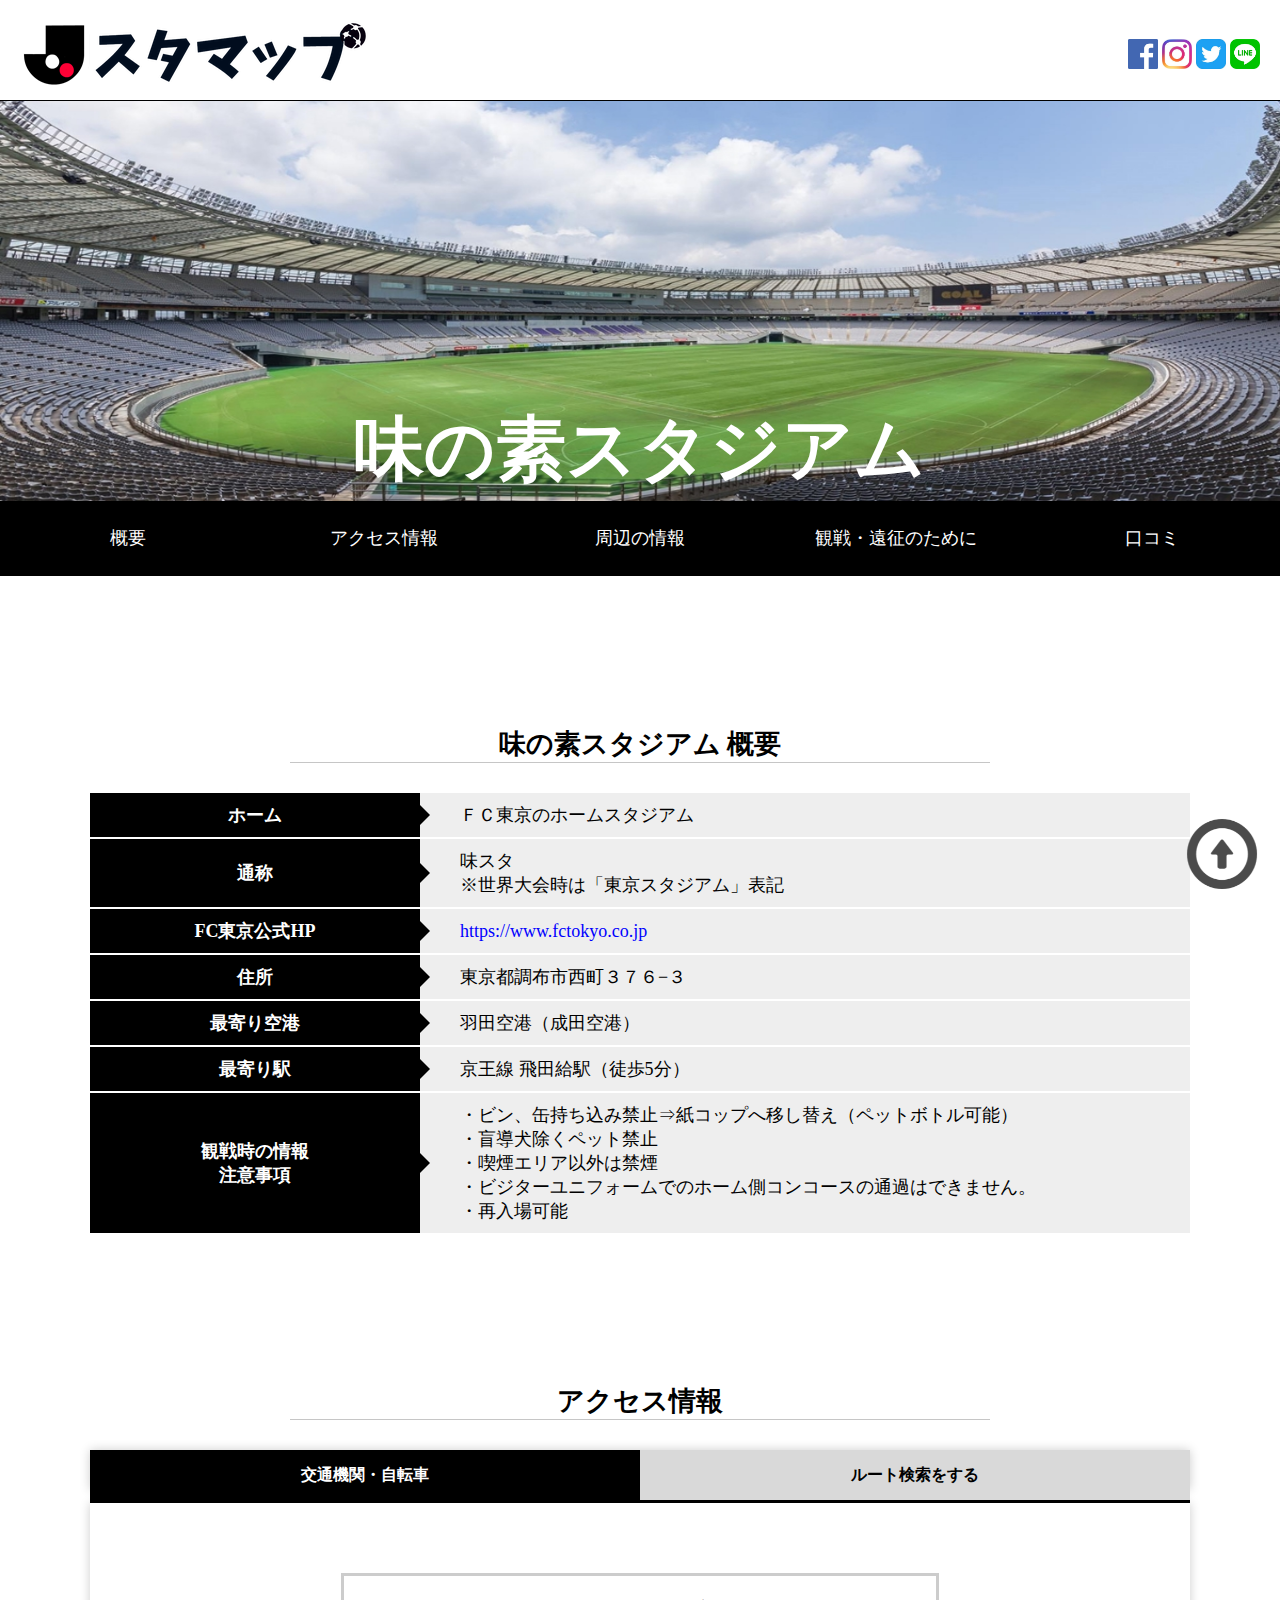
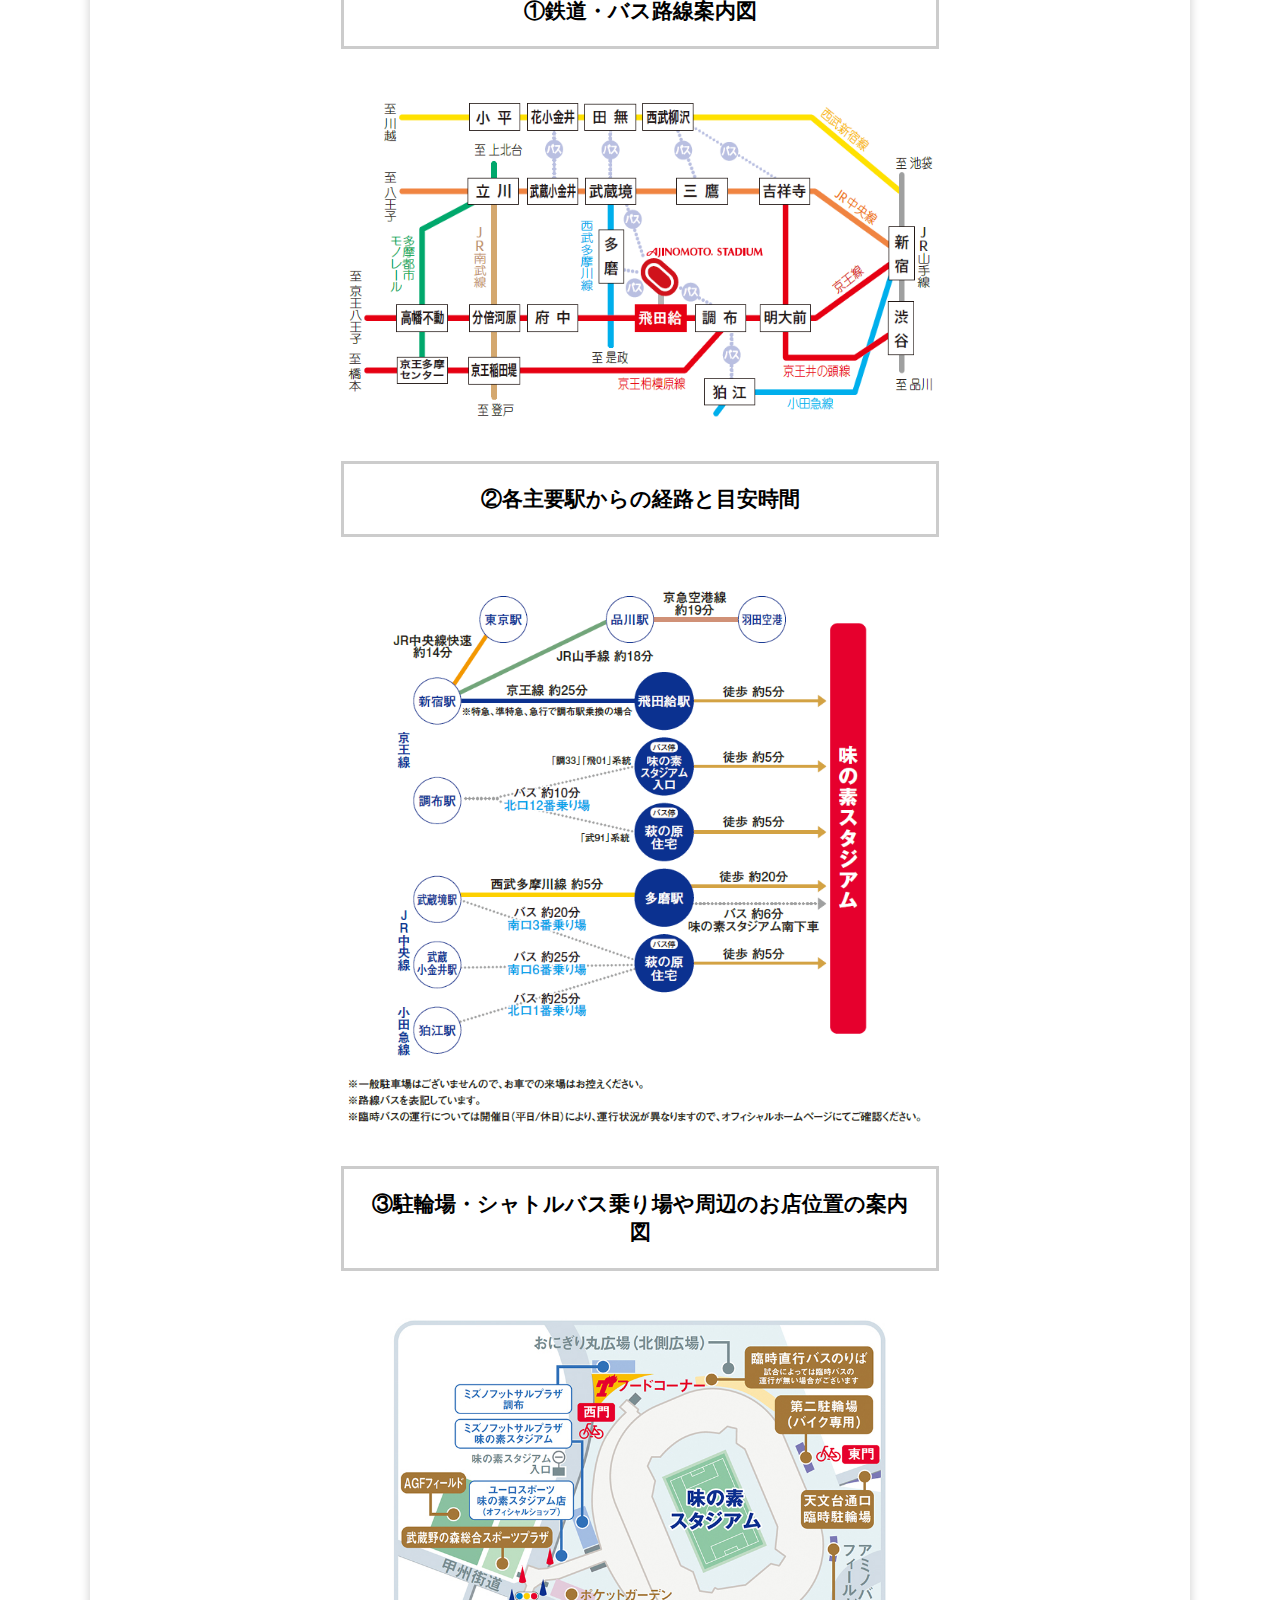
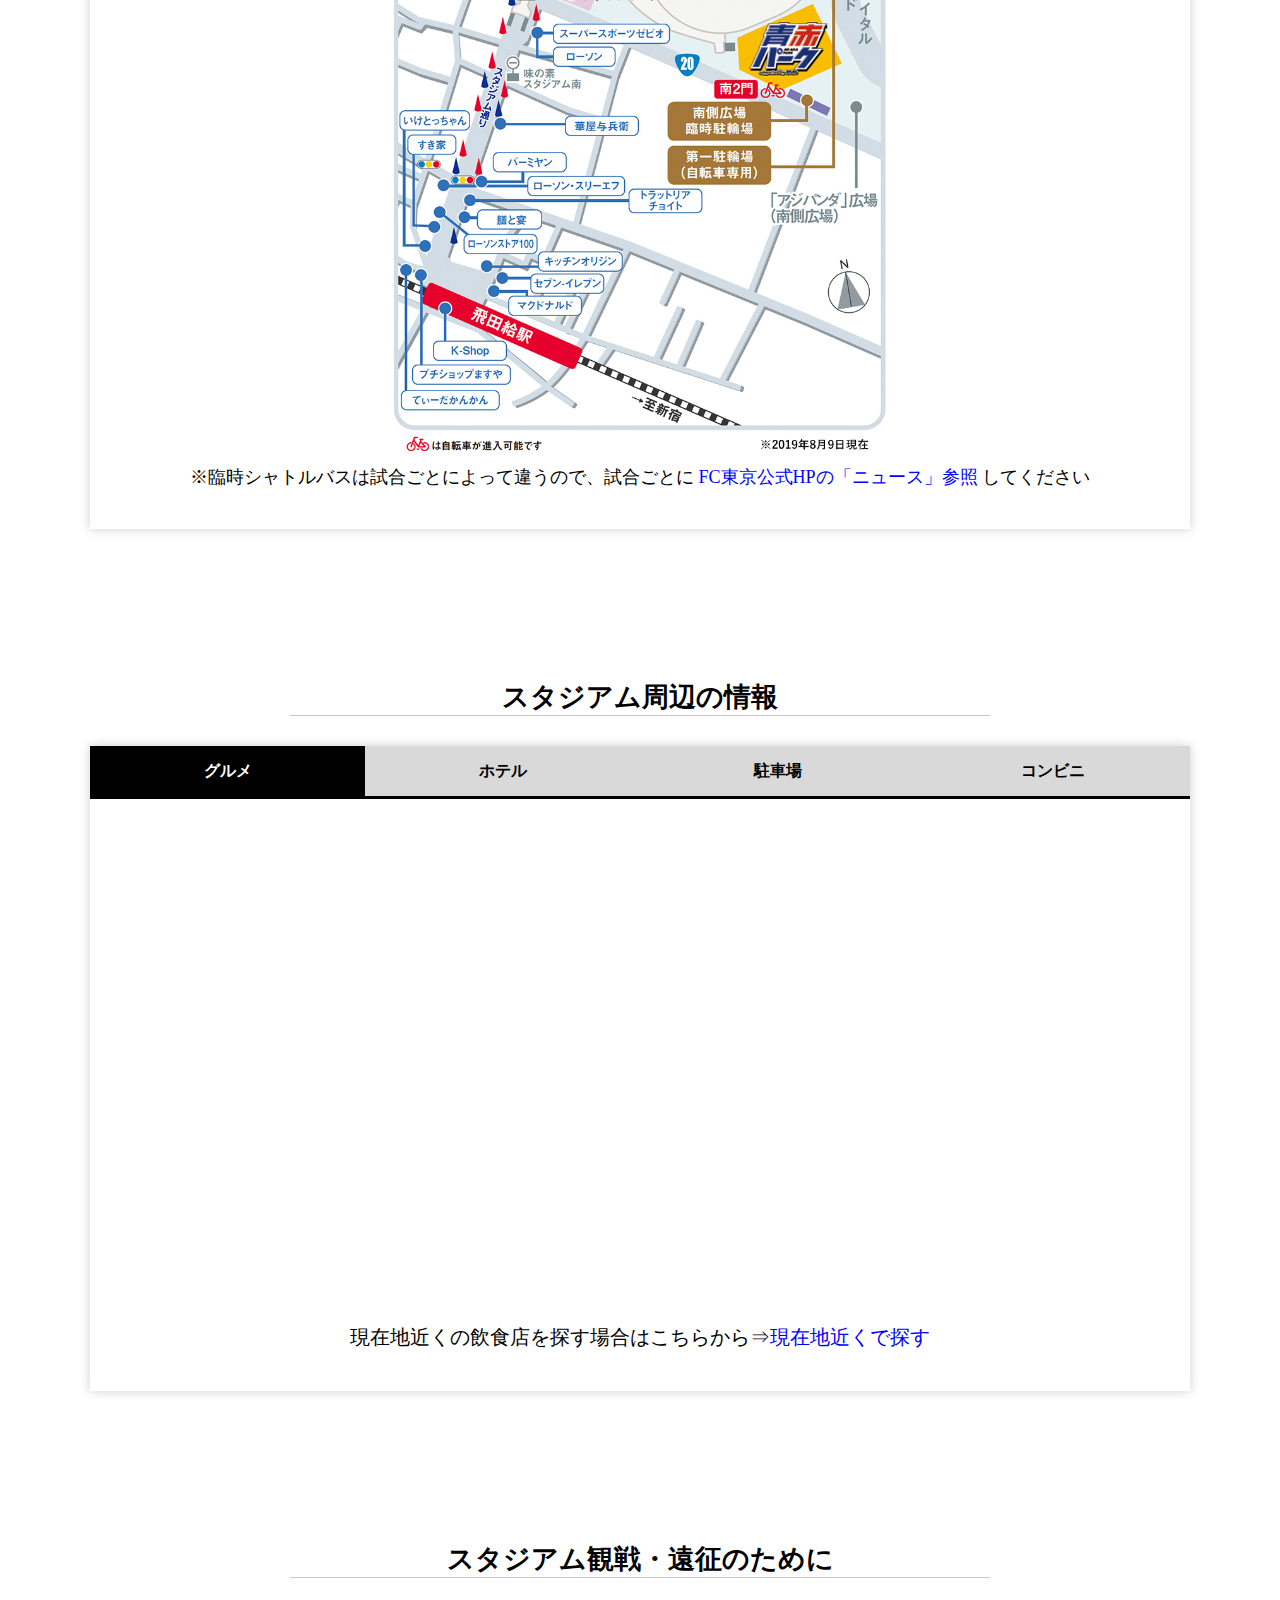
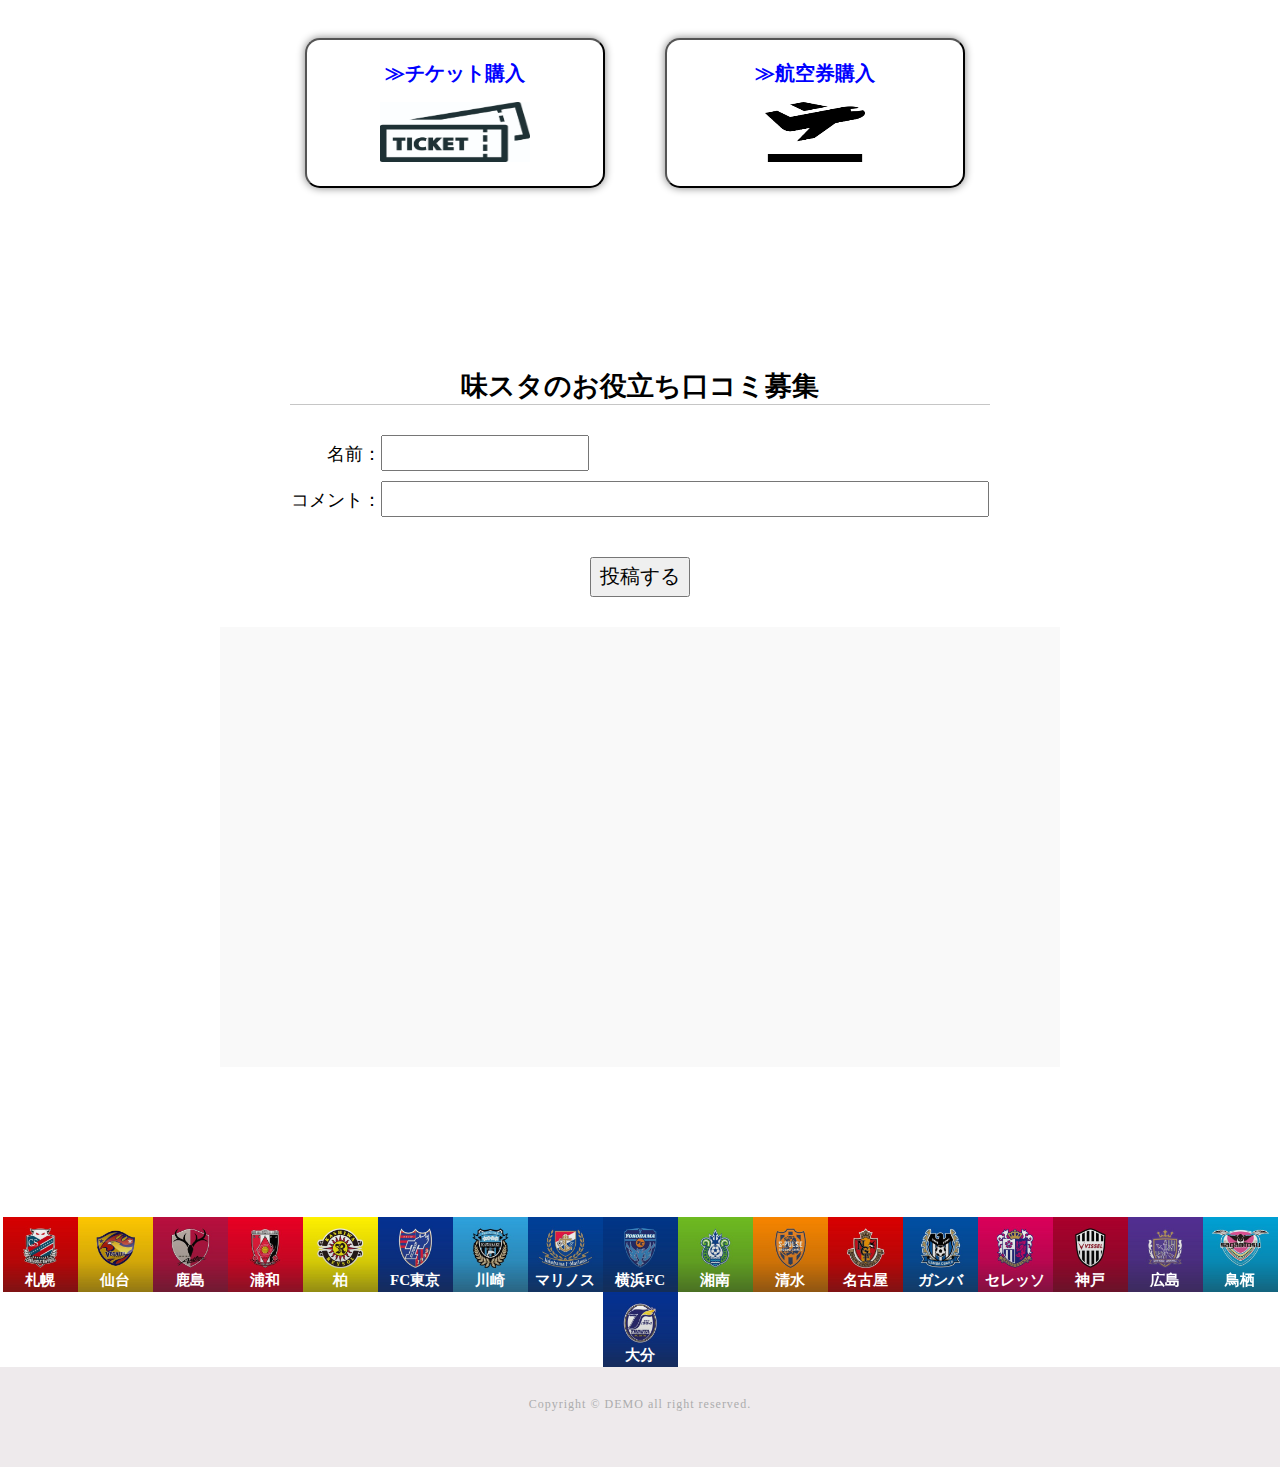
<file: Jstamap/index.html>
<!DOCTYPE html>
<html lang="ja">

<head>
    <meta charset="UTF-8">
    <meta name="viewport" content="width=device-width, initial-scale=1.0">
    <!-- フォントの読み込み -->
    <link href="https://fonts.googleapis.com/css?family=Noto+Sans+JP" rel="stylesheet">
    <!-- cssファイルの読み込み -->
    <meta name="viewport" content="width=device-width,initial-scale=1,user-scalable=1">
    <link rel="stylesheet" type="text/css" media="screen and ( min-width:769px )" href="./css/style.css">
    <link rel="stylesheet" type="text/css" media="screen and ( max-width:768px )" href="./css/style_sp.css">
    <title>FC東京</title>



</head>

<body>
    <header>
        <div class="logo">
            <div class="logo_title">
                <a href="top.html"><img src="./images/1_Primary_logo_on_transparent_337x64.png" alt=""></a>
            </div>
            <div class="icon">
                <a href="https://www.facebook.com/" target="_blank" rel="noopener noreferrer">
                    <img src="./images/f.png" alt=""></a>
                <a href="https://www.instagram.com/" target="_blank" rel="noopener noreferrer"><img
                        src="./images/Instagram-icon.jpg" alt=""></a>
                <a href="http://twitter.com/" target="_blank" rel="noopener noreferrer"><img
                        src="./images/Twitter-icon.jpg" alt=""></a>
                <a href="https://line.me/ja/" target="_blank" rel="noopener noreferrer"><img
                        src="./images/line-icon.png" alt=""></a>
            </div>
        </div>
    </header>
    <main id="sec0">

        <section id="sec1">

            <img src="./images/top_mv01.jpg" alt="">

            <h1>味の素スタジアム</h1>

        </section>
        <section id="menu">
            <ul>
                <li><a href="#sec2" class="btn2">概要</a></li>
                <li><a href="#sec3" class="btn4">アクセス情報</a></li>
                <li><a href="#sec4" class="btn4">周辺の情報</a></li>
                <li><a href="#sec5" class="btn4">観戦・遠征のために</a></li>
                <li><a href="#sec7" class="btn4">口コミ</a></li>
            </ul>
        </section>

        <div id="pagetop"><a href="#sec0"><img src="./images/上向きの矢印のアイコン素材.png" height="70" width="70" alt=""></a>
        </div>

        <section id="sec2">
            <h2>味の素スタジアム 概要</h2>
            <table>
                <tr>
                    <th>ホーム</th>
                    <td>ＦＣ東京のホームスタジアム</td>
                </tr>
                <tr>
                    <th>通称</th>
                    <td>味スタ<br>
                        ※世界大会時は「東京スタジアム」表記</td>
                </tr>
                <tr>
                    <th>FC東京公式HP</th>
                    <td><a href="https://www.fctokyo.co.jp/" target="_blank" rel="noopener noreferrer"
                            style="color: blue;">https://www.fctokyo.co.jp</a>
                    </td>
                </tr>
                <tr>
                    <th>住所</th>
                    <td>東京都調布市西町３７６−３</td>
                </tr>
                <tr>
                    <th>最寄り空港</th>
                    <td>羽田空港（成田空港）</td>
                </tr>
                <tr>
                    <th>最寄り駅</th>
                    <td>京王線 飛田給駅（徒歩5分）</td>
                </tr>
                <tr>
                    <th>観戦時の情報<br>
                        注意事項</th>
                    <td>・ビン、缶持ち込み禁止⇒紙コップへ移し替え（ペットボトル可能）<br>
                        ・盲導犬除くペット禁止<br>
                        ・喫煙エリア以外は禁煙<br>
                        ・ビジターユニフォームでのホーム側コンコースの通過はできません。<br>
                        ・再入場可能</td>
                </tr>
            </table>
        </section>

        <section id="sec3">
            <h2>アクセス情報</h2>
            <ul class="tab-list">
                <li class="active">交通機関・自転車</li>
                <li>ルート検索をする</li>
            </ul>

            <div class="tab-box">
                <div class="tab-content open">
                    <h3>①鉄道・バス路線案内図</h3>
                    <img src="./images/access_map_img04.png" alt="" width="610" height="335">
                    <h3>②各主要駅からの経路と目安時間</h3>
                    <img src="./images/access_map_img03.png" alt="" width="600" height="552">
                    <!-- 自転車情報 -->

                    <h3>③駐輪場・シャトルバス乗り場や周辺のお店位置の案内図</h3>
                    <img src="./images/access_map_img02.png" alt="" width="500" height="747">
                    <p>※臨時シャトルバスは試合ごとによって違うので、試合ごとに
                        <a href="https://www.fctokyo.co.jp/news/" target="_blank" rel="noopener noreferrer"
                            style="color: blue;">FC東京公式HPの「ニュース」参照</a>
                        してください</p>
                </div>
                <div class="tab-content">
                    <!-- <p>ルート検索いれたい</p> -->
                    <p>以下のリンクから現在地からスタジアムまでのルート検索できます。<br>
                        リンクをクリック後はGoogleマップに移行します。</p>
                    <a href="https://www.google.com/maps/dir/?api=1&destination=35.6643468 ,139.5272707&travelmode=transit"
                        target="_blank" rel="noopener noreferrer"
                        style="color: blue; font-weight: bold; font-size: 30px;">≫現在地から味スタまでのルート検索する</a>
                    <h3>上手な検索の仕方</h3>
                    <p>リンクをクリックすると以下のような画面になります。 </p>
                    <p>最初の設定で電車でのアクセス方法になっていますので、車で行く方は車のアイコンを押してください。</p>
                    <img src="./images/ajisuta_from_now.JPG" alt="">
                    <h4>◆出発時間を試合日にあわせる</h4>
                    <p>「すぐに出発」の部分をクリックすると</p>
                    <img src="./images/from_date.JPG" alt="">
                    <h4>◆飛行機の場合の注意点</h4>
                    <p>かかる費用や時間は空港間のものだけです。<br>
                        また、自宅から空港と空港からスタジアムまでは含まれていません。
                    </p>
                    <img src="./images/ajisuta_from_airplan.JPG" alt="">
                </div>
            </div>
            <!-- /.tab-box -->
        </section>




        <!-- ここにマップを表示させたい -->
        <section id="sec4">
            <h2>スタジアム周辺の情報</h2>
            <div class="tabs">
                <input id="all" type="radio" name="tab_item" checked>
                <label class="tab_item" for="all">グルメ</label>
                <input id="programming" type="radio" name="tab_item">
                <label class="tab_item" for="programming">ホテル</label>
                <input id="design" type="radio" name="tab_item">
                <label class="tab_item" for="design">駐車場</label>
                <input id="conbini" type="radio" name="tab_item">
                <label class="tab_item" for="conbini">コンビニ</label>
                <div class="tab_content" id="all_content">
                    <iframe
                        src="https://www.google.com/maps/embed?pb=!1m16!1m12!1m3!1d3241.5290574587366!2d139.52527325077202!3d35.66397295637338!2m3!1f0!2f0!3f0!3m2!1i1024!2i768!4f13.1!2m1!1z5p2x5Lqs6YO944CA6aOy6aOf!5e0!3m2!1sja!2sjp!4v1594639308518!5m2!1sja!2sjp"
                        width="900" height="450" frameborder="0" style="border:0;" allowfullscreen=""
                        aria-hidden="false" tabindex="0"></iframe>
                    <br>
                    <p>現在地近くの飲食店を探す場合はこちらから⇒<a href="./now_gurume.html" target="_blank" rel="noopener noreferrer"
                            style="color: blue;">現在地近くで探す</a></p>

                </div>
                <div class="tab_content" id="programming_content">
                    <iframe
                        src="https://www.google.com/maps/embed?pb=!1m16!1m12!1m3!1d3241.5667365553645!2d139.52676601860577!3d35.6630448801496!2m3!1f0!2f0!3f0!3m2!1i1024!2i768!4f13.1!2m1!1z5ZGz44Gu57Sg44K544K_44K444Ki44Og44CA44Ob44OG44Or!5e0!3m2!1sja!2sjp!4v1594636053758!5m2!1sja!2sjp"
                        width="900" height="450" frameborder="0" style="border:0;" allowfullscreen=""
                        aria-hidden="false" tabindex="0"></iframe>
                    <p>ホテルの予約はコチラから⇒<a
                            href="https://hb.afl.rakuten.co.jp/hsc/1c6a7ea3.6d6f7f3d.1ad06b46.b19af916/?link_type=text&ut=eyJwYWdlIjoic2hvcCIsInR5cGUiOiJ0ZXh0IiwiY29sIjowLCJjYXQiOiIxMjEiLCJiYW4iOiI1MjEyOTMifQ%3D%3D"
                            target="_blank" rel="nofollow sponsored noopener"
                            style="word-wrap:break-word; color: blue;">楽天トラベル</a>
                    </p>
                </div>
                <div class="tab_content" id="design_content">
                    <iframe
                        src="https://www.google.com/maps/embed?pb=!1m16!1m12!1m3!1d1620.7725407112405!2d139.52498017548893!3d35.66357827166415!2m3!1f0!2f0!3f0!3m2!1i1024!2i768!4f13.1!2m1!1z5p2x5Lqs6YO944CA6aeQ6LuK5aC0!5e0!3m2!1sja!2sjp!4v1594639703624!5m2!1sja!2sjp"
                        width="900" height="450" frameborder="0" style="border:0;" allowfullscreen=""
                        aria-hidden="false" tabindex="0"></iframe>
                </div>
                <div class="tab_content" id="conbini_content">
                    <iframe
                        src="https://www.google.com/maps/embed?pb=!1m16!1m12!1m3!1d3149.3191869589155!2d139.52308443989267!3d35.66217965004661!2m3!1f0!2f0!3f0!3m2!1i1024!2i768!4f13.1!2m1!1z5ZGz44K544K_44CA44Kz44Oz44OT44OL!5e0!3m2!1sja!2sjp!4v1595310110427!5m2!1sja!2sjp"
                        width="900" height="450" frameborder="0" style="border:0;" allowfullscreen=""
                        aria-hidden="false" tabindex="0"></iframe>
                </div>
            </div>
        </section>

        <section id="sec5">
            <!-- ここにチケットと航空券情報入れたい -->
            <h2>スタジアム観戦・遠征のために</h2>
            <div class="sell">
                <div class="inner">

                    <button>
                        <a href="http://www.fctokyo.co.jp/ticket" target="_blank" rel="noopener noreferrer">
                            <p>≫チケット購入</p>
                            <img src="./images/11370.jpg" alt="" width="150" height="60px">
                        </a>
                    </button>
                </div>
                <div class="inner">

                    <button>
                        <a href="http://mileshare.jp" target="_blank" rel="noopener noreferrer">
                            <p>≫航空券購入</p>
                            <img src="./images/33037.jpg" alt="" width="100" height="60px">
                        </a>
                    </button>
                </div>
            </div>




        </section>

        <section id="sec7">

            <h2>味スタのお役立ち口コミ募集</h2>
            <div class="comment">
                <p class="com_name">名前：<input type="text" value="" id="name"></p>
                <p>コメント：<input type="text" value="" id="word"></p>
                <div hidden id="view_time"></div>
                <div class="com_button">
                    <input type="button" value="投稿する" onClick='getJob01();'>
                </div>
            </div>
            <p id="view"></p>
        </section>






    </main>
    <section id="sec6">
        <div class="sec6_example"><img src="./images/ダゾーン画像/sapporo.jpg" alt="">
            <p>札幌</p>
        </div>
        <div class="sec6_example"><img src="./images/ダゾーン画像/senndai.jpg" alt="">
            <p>仙台</p>
        </div>
        <div class="sec6_example"><img src="./images/ダゾーン画像/kasima.jpg" alt="">
            <p>鹿島</p>
        </div>
        <div class="sec6_example"><img src="./images/ダゾーン画像/urawa.jpg" alt="">
            <p>浦和</p>
        </div>
        <div class="sec6_example"><img src="./images/ダゾーン画像/kasiwa.jpg" alt="">
            <p>柏</p>
        </div>
        <div class="sec6_example">
            <a href="./index.html"><img src="./images/ダゾーン画像/images.discovery.indazn.com.jpg" alt="">
                <p>FC東京</p>
            </a></div>


        <div class="sec6_example"><a href="#"><img src="./images/ダゾーン画像/kawasaki.jpg" alt="">
                <p>川崎</p>
            </a></div>
        <div class="sec6_example"><img src="./images/ダゾーン画像/mari.jpg" alt="">
            <p>マリノス</p>
        </div>
        <div class="sec6_example"><img src="./images/ダゾーン画像/yokohama.jpg" alt="">
            <p>横浜FC</p>
        </div>
        <div class="sec6_example"><img src="./images/ダゾーン画像/syounan.jpg" alt="">
            <p>湘南</p>
        </div>
        <div class="sec6_example"><img src="./images/ダゾーン画像/simizu.jpg" alt="">
            <p>清水</p>
        </div>
        <div class="sec6_example"><img src="./images/ダゾーン画像/nagoya.jpg" alt="">
            <p>名古屋</p>
        </div>


        <div class="sec6_example"><img src="./images/ダゾーン画像/ganba.jpg" alt="">
            <p>ガンバ</p>
        </div>
        <div class="sec6_example"><img src="./images/ダゾーン画像/coosaka.jpg" alt="">
            <p>セレッソ</p>
        </div>
        <div class="sec6_example"><img src="./images/ダゾーン画像/kobe.jpg" alt="">
            <p>神戸</p>
        </div>
        <div class="sec6_example"><img src="./images/ダゾーン画像/hirosima.jpg" alt="">
            <p>広島</p>
        </div>
        <div class="sec6_example"><img src="./images/ダゾーン画像/tosu.jpg" alt="">
            <p>鳥栖</p>
        </div>
        <div class="sec6_example"><img src="./images/ダゾーン画像/ooita.jpg" alt="">
            <p>大分</p>
        </div>


    </section>
    <footer>
        <p class="copyright">Copyright &copy; DEMO all right reserved.</p>
    </footer>




    <!-- jQuery読み込み -->
    <script src="https://ajax.googleapis.com/ajax/libs/jquery/3.5.1/jquery.min.js"></script>
    <script src="https://code.jquery.com/jquery-3.2.1.min.js"></script>


    <!-- タブのコード -->
    <script>
        $('.tab-list li').click(function () {
            var index = $('.tab-list li').index(this);
            $('.tab-list li').removeClass('active');
            $(this).addClass('active');
            $('.tab-box .tab-content').removeClass('open').eq(index).addClass('open');
        });
    </script>
    <script>
        $('.tab-list li').click(function () {
            var index = $('.tab-list li').index(this);
            $('.tab-list li').removeClass('active');
            $(this).addClass('active');
            $('.tab-box .tab-content').removeClass('open').eq(index).addClass('open');
        });
    </script>

    <script
        src="http://maps.google.com/maps?file=api&amp;v=2.x&amp;sensor=false&amp;key=AIzaSyAYtEXmew64eQJ-wpEI1Wzc2hHV98YV6fc"
        type="text/javascript">


    </script>

    <!-- 追跡ボタン -->
    <script>
        $(function () {
            $("#pagetop").on("click", function () {
                $("html,body").animate({
                    scrollTop: 0
                }, 1000, "swing");
            });
        });
    </script>

    <!-- 口コミ投稿 -->
    <script type="text/javascript">
        function getJob01() {
            function getNow() {
                var now = new Date();
                var year = now.getFullYear();
                var mon = now.getMonth() + 1; //１を足すこと
                var day = now.getDate();
                var hour = now.getHours();
                var min = now.getMinutes();
                // var sec = now.getSeconds();

                //出力用
                var s = year + "年" + mon + "月" + day + "日" + hour + "時" + min + "分";
                return s;
            }

            nnn = document.getElementById("name").value;
            www = document.getElementById("word").value;
            ttt = document.getElementById("view_time").innerHTML = getNow();
            vvv = document.getElementById("view").innerHTML;
            aaa = vvv + nnn + '<br>' + www + '<br>' +
                ttt + '<br>' + '<hr>';
            // aaa = vvv + nnn + '<br>' + www + '<div id="view_time">';


            document.getElementById("view").innerHTML = aaa;

            document.getElementById("name").value = "";
            document.getElementById("name").focus();
            document.getElementById("word").value = "";
            document.getElementById("word").focus();



            // document.getElementById("view_time").innerHTML = getNow();

        }
    </script>
</body>

</html>
</file>
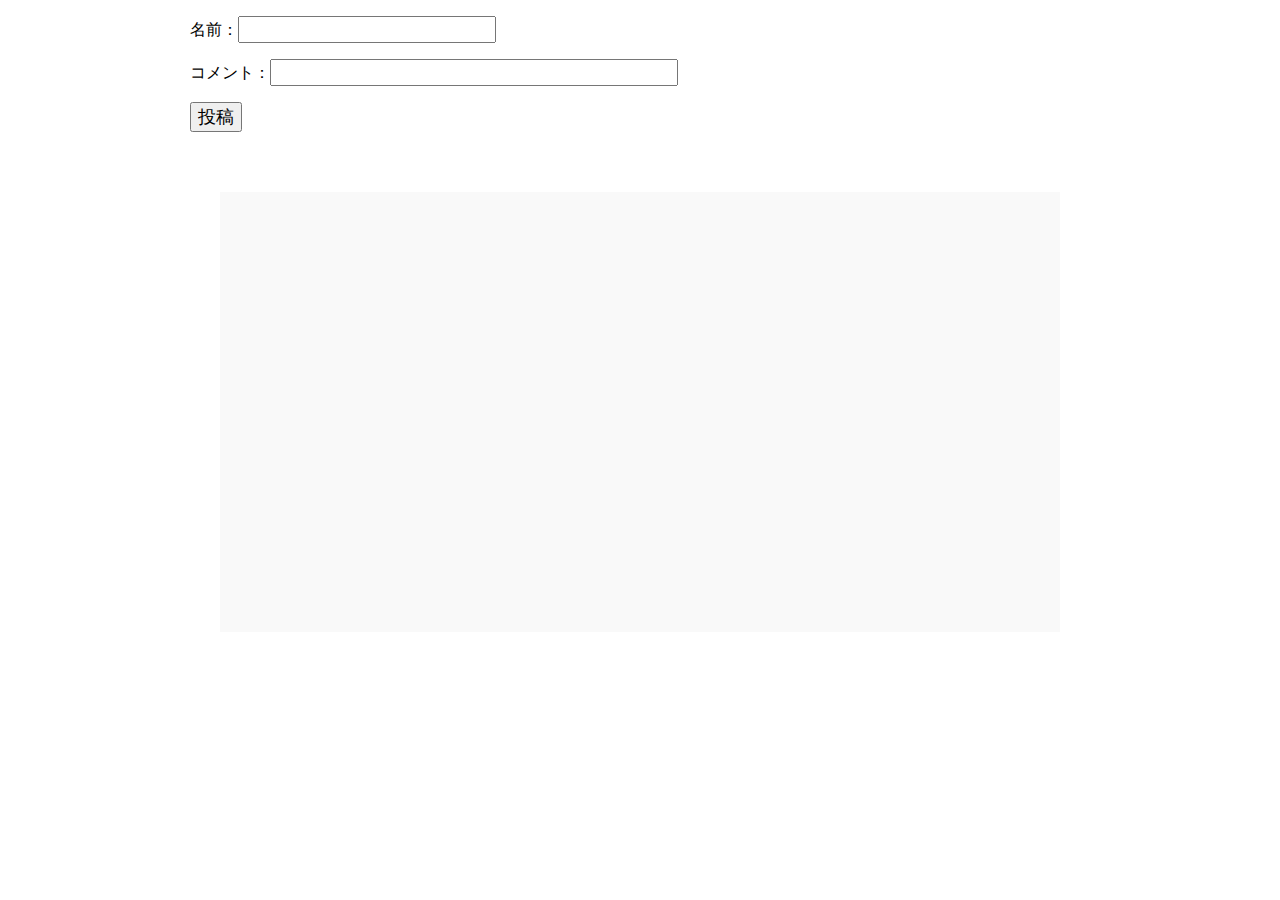
<file: Jstamap/bbsOK.html>
<!DOCTYPE html>
<html lang="ja">

<head>
    <meta charset="UTF-8">
    <meta name="viewport" content="width=device-width, initial-scale=1.0">
    <title>ＢＢＳ</title>
    <style>
        .comment {
            width: 900px;

            margin: 0 auto;
        }

        #view {
            width: 800px;
            height: 400px;
            background-color: #f9f9f9;
            overflow: scroll;
            margin: 60px auto;
            padding: 20px;
        }
    </style>
</head>

<body>
    <div class="comment">
        <p>名前：<input type="text" value="" id="name" style="width:250px;font-size:110%;"></p>
        <p>コメント：<input type="text" value="" id="word" style="width:400px;font-size:110%;"></p>
        <div hidden id="view_time"></div>
        <input type="button" value="投稿" style="font-size:110%;" onClick='getJob01();'>
    </div>
    <p id="view"></p>




    <script type="text/javascript">
        function getJob01() {
            function getNow() {
                var now = new Date();
                var year = now.getFullYear();
                var mon = now.getMonth() + 1; //１を足すこと
                var day = now.getDate();
                var hour = now.getHours();
                var min = now.getMinutes();
                // var sec = now.getSeconds();

                //出力用
                var s = year + "年" + mon + "月" + day + "日" + hour + "時" + min + "分";
                return s;
            }

            nnn = document.getElementById("name").value;
            www = document.getElementById("word").value;
            ttt = document.getElementById("view_time").innerHTML = getNow();
            vvv = document.getElementById("view").innerHTML;
            aaa = vvv + nnn + '<br>' + www + '<br>' +
                ttt + '<br>' + '<hr>';
            // aaa = vvv + nnn + '<br>' + www + '<div id="view_time">';
            document.getElementById("view").innerHTML = aaa;

            document.getElementById("name").value = "";
            document.getElementById("name").focus();
            document.getElementById("word").value = "";
            document.getElementById("word").focus();


            // document.getElementById("view_time").innerHTML = getNow();

        }
    </script>

</body>

</html>
</file>
<file: Jstamap/css/style.css>
@charset "UFT-8";

/* html {
  overflow-y: scroll;
} */


body,
h1,
h2,
h3,
h4,
h5,
p,
ul,
ol,
li,
dl,
dt,
dd {
  margin: 0px;
  padding: 0px;
}



/* ============以上 リセット========================== */

main {
  margin: 0px auto;
  font-size: 18px;

}



header {
  height: 100px;
  width: 100%;

  border-bottom: thin solid black;



  /* position: fixed;
  top: 0px; */

}


a {
  margin: 0px;
  padding: 0px;
  text-decoration: none;
  outline: none;
  color: inherit;
}


.logo {
  display: flex;
  justify-content: space-between;
}

.logo_title {
  margin: 20px;
}

.icon {
  margin: auto 20px;

}

.icon img {
  width: 30px;
  height: 30px;
}


#menu ul {
  font-size: 0;
}

#menu li {
  background-color: black;
  display: inline-block;
  font-size: 18px;
  width: 20%;
  color: #fff;
  text-align: center;
  height: 50px;
  padding-top: 25px;
}


#pagetop {
  position: fixed;
  bottom: 0px;
  right: 20px;

  border-radius: 6px;
  /* background-color: rgba(255, 100, 0, 0.8); */
  padding: 6px 3px;
}

#sec1 {
  margin-bottom: 0px;
  height: 400px;
}

#sec1 button {
  width: 200px;
  height: 50px;
  border-radius: 15px;
  border: 1px solid black;
  font-size: initial;


}

#sec1 a {
  text-decoration: none;
  outline: none;
  color: black;

}


#sec1 img {
  width: 100%;
  position: relative;
  height: 400px;
}

.sec1_img {
  margin: 0px auto;
  /* position: relative; */
  text-align: center;

  /* display: inline-block; */
  color: #ffffff;
  /* 文字の色 */
  font-size: 36pt;
  /* 文字のサイズ */
  letter-spacing: 2px;
  /* 文字間 */
  text-shadow: 1px 1px 2px #000000,
    -1px 1px 2px #000000,
    1px -1px 2px #000000,
    -1px -1px 2px #000000,
    1px 0px 2px #000000,
    0px 1px 2px #000000,
    -1px 0px 2px #000000,
    0px -1px 2px #000000;
}




#sec1 h1 {
  position: absolute;
  top: 50%;
  left: 50%;
  -ms-transform: translate(-50%, -50%);
  -webkit-transform: translate(-50%, -50%);
  transform: translate(-50%, -50%);
  margin: 0;
  /*余計な隙間を除く*/
  padding: 0;
  /*余計な隙間を除く*/
  color: white;
  /*文字色*/
  font-size: 70px;
  /*文字サイズ*/
  text-align: center;
  /*pタグ内で更に中央寄せ*/

  font-weight: bold;
}






#sec2 {

  margin: 150px 0px 100px 0px;
}

#sec2 h2 {
  border-bottom: solid 1px #5555;
  text-align: center;
  width: 100%;
  margin: 30px auto;
  max-width: 700px;
}




#sec2 table {
  width: 1100px;
  border-collapse: collapse;
  margin: 0px auto;
}

#sec2 table tr {
  border-bottom: solid 2px white;
}

#sec2 table tr:last-child {
  border-bottom: none;
}

#sec2 table th {
  position: relative;
  text-align: left;
  width: 30%;
  background-color: black;
  color: white;
  text-align: center;
  padding: 10px 0;
}

#sec2 table th:after {
  display: block;
  content: "";
  width: 0px;
  height: 0px;
  position: absolute;
  top: calc(50% - 10px);
  right: -10px;
  border-left: 10px solid black;
  border-top: 10px solid transparent;
  border-bottom: 10px solid transparent;
}

#sec2 table td {
  text-align: left;
  width: 70%;
  /* text-align: center; */
  background-color: #eee;
  padding: 10px 40px;

}


#sec3 {
  text-align: center;
  margin: 150px 0px;
}


#sec3 h2 {
  border-bottom: solid 1px #5555;
  /* text-align: center; */
  width: 100%;
  margin: 30px auto;
  max-width: 700px;
}


#sec3 h3 {
  margin-top: 30px;
}


#sec4 {
  text-align: center;
  margin: 150px 0px;
}


#sec4 h2 {
  border-bottom: solid 1px #5555;
  /* text-align: center; */
  width: 100%;
  margin: 30px auto;
  max-width: 700px;
}

#sec5 {
  margin: 150px 0px;
  text-align: center;

}


#sec5 h2 {
  border-bottom: solid 1px #5555;
  max-width: 700px;
  width: 100%;
  margin: 30px auto;

}


.sell {
  /* text-align: center; */
  display: flex;
  width: 730px;
  margin: 0 auto;
}

.inner {
  display: flex;
  flex-direction: column;
}

.inner button {
  width: 300px;
  height: 150px;
  background-color: white;
  margin: 30px;
  border-radius: 15px;
  box-shadow: 0 0 8px gray;
}

.inner p {
  font-size: 20px;
  padding-bottom: 15px;
  font-weight: bold;
  color: blue;
}


#sec7 {
  margin: 0;

}

#sec7 h2 {
  border-bottom: solid 1px #5555;
  /* text-align: center; */
  width: 100%;
  margin: 30px auto;
  max-width: 700px;
  text-align: center;
}

.comment {
  width: 900px;
  text-align: center;
  margin: 0 auto;
}

.com_name {
  margin-right: 364px;
  margin-bottom: 10px;
}

.com_button {
  margin-top: 40px;

}

.com_button input {
  font-size: 110%;
  width: 100px;
  height: 40px;
}




#name {
  width: 200px;
  height: 30px;
  font-size: 110%;
}

#word {
  width: 600px;
  height: 30px;
  font-size: 110%;
}

#view {
  width: 800px;
  height: 400px;
  background-color: #f9f9f9;
  overflow: scroll;
  margin: 30px auto;
  padding: 20px;
}



#sec6 {
  display: flex;
  flex-wrap: wrap;
  justify-content: center;
  /* width: 1080px; */
  /* margin: 10px auto; */
  margin-top: 150px;
}


.sec6_example img {
  width: 75px;

  vertical-align: bottom;
}



.sec6_example {
  position: relative;
}

.sec6_example p {
  /*pタグを画像の真ん中に*/
  position: absolute;
  top: 85%;
  left: 50%;
  -ms-transform: translate(-50%, -50%);
  -webkit-transform: translate(-50%, -50%);
  transform: translate(-50%, -50%);
  margin: 0;
  /*余計な隙間を除く*/
  padding: 0;
  /*余計な隙間を除く*/
  color: white;
  /*文字色*/
  font-size: 15px;
  /*文字サイズ*/
  text-align: center;
  /*pタグ内で更に中央寄せ*/
  width: 150px;
  font-weight: bold;
}








footer {
  height: 100px;
  background: #eeeaec;
  /* margin-top: 100px; */
}

footer .copyright {
  color: #acacac;
  text-align: center;
  font-size: 12px;
  padding-top: 30px;
  letter-spacing: 1px;

}

/* =========top.html============== */
.emblem {
  display: flex;
  flex-wrap: wrap;
  justify-content: center;
  width: 1080px;
  margin: 30px auto;
}


.emblem img {
  width: 180px;

  vertical-align: bottom;
}

.top_h1 {
  font-size: 20px;
  text-align: center;
}

.example {
  position: relative;
}

.example p {
  /*pタグを画像の真ん中に*/
  position: absolute;
  top: 85%;
  left: 50%;
  -ms-transform: translate(-50%, -50%);
  -webkit-transform: translate(-50%, -50%);
  transform: translate(-50%, -50%);
  margin: 0;
  /*余計な隙間を除く*/
  padding: 0;
  /*余計な隙間を除く*/
  color: white;
  /*文字色*/
  font-size: 15px;
  /*文字サイズ*/
  text-align: center;
  /*pタグ内で更に中央寄せ*/
  width: 150px;
  font-weight: bold;
}

#about {
  margin: 70px auto;
}

#about h2 {
  border-bottom: solid 1px #5555;
  /* text-align: center; */
  width: 100%;
  margin: 10px auto;
  max-width: 700px;
  text-align: center;
}

.poji {
  display: flex;
  padding: 50px 100px;
}

.poji img {
  width: 250px;
}

.balloon2-left {
  position: relative;
  display: inline-block;
  margin: 1.5em 0 1.5em 15px;
  padding: 7px 10px;
  min-width: 120px;
  max-width: 100%;
  color: #555;
  font-size: 16px;
  background: #FFF;
  border: solid 3px #555;
  box-sizing: border-box;
}

.balloon2-left:before {
  content: "";
  position: absolute;
  top: 50%;
  left: -24px;
  margin-top: -12px;
  border: 12px solid transparent;
  border-right: 12px solid #FFF;
  z-index: 2;
}

.balloon2-left:after {
  content: "";
  position: absolute;
  top: 50%;
  left: -30px;
  margin-top: -14px;
  border: 14px solid transparent;
  border-right: 14px solid #555;
  z-index: 1;
}

.balloon2-left p {
  margin: 0;
  padding: 0;
}

/*========= ヘッダー画像のスライド部分 =========*/
.header_img {
  position: relative;
  display: inline-block;
  color: #ffffff;
  /* 文字の色 */
  font-size: 36pt;
  /* 文字のサイズ */
  letter-spacing: 2px;
  /* 文字間 */
  text-shadow: 1px 1px 2px #000000,
    -1px 1px 2px #000000,
    1px -1px 2px #000000,
    -1px -1px 2px #000000,
    1px 0px 2px #000000,
    0px 1px 2px #000000,
    -1px 0px 2px #000000,
    0px -1px 2px #000000;
}

.header_img p {
  /*pタグを画像の真ん中に*/
  position: absolute;
  top: 50%;
  left: 50%;
  -ms-transform: translate(-50%, -50%);
  -webkit-transform: translate(-50%, -50%);
  transform: translate(-50%, -50%);
  margin: 0;
  /*余計な隙間を除く*/
  padding: 0;
  /*余計な隙間を除く*/
  color: white;
  /*文字色*/
  font-size: 40px;
  /*文字サイズ*/
  text-align: center;
  /*pタグ内で更に中央寄せ*/
  width: 800px;
  font-weight: bold;
}



/*＝＝＝＝ スタジアム周辺情報のタブ ＝＝＝＝*/

/*タブ切り替え全体のスタイル*/
.tabs {
  margin-top: 50px;
  padding-bottom: 40px;
  background-color: #fff;
  box-shadow: 0 0 10px rgba(0, 0, 0, 0.2);
  width: 1100px;
  margin: 0 auto;
}


/*タブのスタイル*/
.tab_item {
  width: calc(100%/4);
  height: 50px;
  border-bottom: 3px solid black;
  background-color: #d9d9d9;
  line-height: 50px;
  font-size: 16px;
  text-align: center;
  color: black;
  display: block;
  float: left;
  text-align: center;
  font-weight: bold;
  transition: all 0.2s ease;
}


.tab_item:hover {
  opacity: 0.75;
}


/*ラジオボタンを全て消す*/
input[name="tab_item"] {
  display: none;
}



/*タブ切り替えの中身のスタイル*/
.tab_content {
  display: none;
  padding: 40px 40px 0;
  clear: both;
  overflow: hidden;
}

#all_content p {
  margin-top: 30px;
  font-size: 20px;
}

#programming_content p {
  margin-top: 30px;
  font-size: 20px;
}




/*選択されているタブのコンテンツのみを表示*/
#all:checked~#all_content,
#programming:checked~#programming_content,
#design:checked~#design_content,
#conbini:checked~#conbini_content {
  display: block;
}



/*選択されているタブのスタイルを変える*/
.tabs input:checked+.tab_item {
  background-color: black;
  color: #fff;
}



/* =====アクセスの方のタブ===== */
.tab-list {
  /* display: flex; */
  /* background: #eee;
  color: #999; */

  margin-top: 50px;
  padding-bottom: 40px;
  background-color: #fff;
  box-shadow: 0 0 10px rgba(0, 0, 0, 0.2);
  width: 1100px;
  margin: 0 auto;

}

.tab-list li {
  width: 50%;
  text-align: center;
  /* padding: 20px; */
  height: 50px;
  border-bottom: 3px solid black;
  background-color: #d9d9d9;
  line-height: 50px;
  font-size: 16px;
  text-align: center;
  color: black;
  display: block;
  float: left;
  text-align: center;
  font-weight: bold;
  transition: all 0.2s ease;

}

.tab-list li.active {
  background: black;
  color: #fff;


}

.tab-content {
  /* display: none;
  background: #fff; */
  /* padding: 40px 20px 20px; */
  display: none;
  padding: 40px 0;
  clear: both;
  overflow: hidden;
  box-shadow: 0 0 10px rgba(0, 0, 0, 0.2);
  text-align: center;
}

.tab-content.open {
  display: block;
  width: 1100px;
}

.tab-box {
  width: 1100px;
  margin: 0 auto;

}

.tab-box h3 {
  margin: 2em auto;
  padding: 1em;
  width: 50%;
  background-color: #fff;
  /* 背景色 */
  border: 3px solid #ccc;
  /* 枠線 */
}

.tab-content h4 {
  margin: 30px 0px;
}
</file>
<file: Jstamap/css/style_sp.css>
@charset "UFT-8";

/* html {
  overflow-y: scroll;
} */


body,
h1,
h2,
h3,
h4,
h5,
p,
ul,
ol,
li,
dl,
dt,
dd {
  margin: 0px;
  padding: 0px;
}



/* ============以上 リセット========================== */
body {
  max-width: 768px;
  width: 100%;
}

main {
  margin: 0px auto;
  font-size: 18px;

}



header {
  height: 100px;
  width: 100%;

  border-bottom: thin solid black;



  /* position: fixed;
  top: 0px; */

}


a {
  margin: 0px;
  padding: 0px;
  text-decoration: none;
  outline: none;
  color: inherit;
}


.logo {
  display: flex;
  justify-content: space-between;
}

.logo_title {
  margin: 20px;
}

.icon {
  margin: auto 20px;

}

.icon img {
  width: 30px;
  height: 30px;
}


#menu ul {
  font-size: 0;
  max-width: 768px
}

#menu li {
  background-color: black;
  display: inline-block;
  font-size: 12px;
  width: 20%;
  color: #fff;
  text-align: center;
  height: 30px;
  padding-top: 25px;
}


#pagetop {
  position: fixed;
  bottom: 0px;
  right: 20px;

  border-radius: 6px;
  /* background-color: rgba(255, 100, 0, 0.8); */
  padding: 6px 3px;
}

#sec1 {
  margin-bottom: 0px;
  height: 400px;
}

#sec1 button {
  width: 200px;
  height: 50px;
  border-radius: 15px;
  border: 1px solid black;
  font-size: initial;


}

#sec1 a {
  text-decoration: none;
  outline: none;
  color: black;

}


#sec1 img {
  width: 100%;
  position: relative;
  height: 400px;
}

.sec1_img {
  margin: 0px auto;
  /* position: relative; */
  text-align: center;

  /* display: inline-block; */
  color: #ffffff;
  /* 文字の色 */
  font-size: 36pt;
  /* 文字のサイズ */
  letter-spacing: 2px;
  /* 文字間 */
  text-shadow: 1px 1px 2px #000000,
    -1px 1px 2px #000000,
    1px -1px 2px #000000,
    -1px -1px 2px #000000,
    1px 0px 2px #000000,
    0px 1px 2px #000000,
    -1px 0px 2px #000000,
    0px -1px 2px #000000;
}




#sec1 h1 {
  position: absolute;
  top: 50%;
  left: 50%;
  -ms-transform: translate(-50%, -50%);
  -webkit-transform: translate(-50%, -50%);
  transform: translate(-50%, -50%);
  margin: 0;
  /*余計な隙間を除く*/
  padding: 0;
  /*余計な隙間を除く*/
  color: white;
  /*文字色*/
  font-size: 50px;
  /*文字サイズ*/
  text-align: center;
  /*pタグ内で更に中央寄せ*/
  width: 600px;
  font-weight: bold;
}






#sec2 {
  /* width: 95%; */
  margin: 150px 0px 100px 0px;
}

#sec2 h2 {
  border-bottom: solid 1px #5555;
  text-align: center;
  width: 100%;
  margin: 30px auto;
  max-width: 700px;
}




#sec2 table {
  width: 95%;
  border-collapse: collapse;
  margin: 0px auto;
}

#sec2 table tr {
  border-bottom: solid 2px white;
}

#sec2 table tr:last-child {
  border-bottom: none;
}

#sec2 table th {
  position: relative;
  text-align: left;
  width: 30%;
  background-color: black;
  color: white;
  text-align: center;
  padding: 10px 0;
}

#sec2 table th:after {
  display: block;
  content: "";
  width: 0px;
  height: 0px;
  position: absolute;
  top: calc(50% - 10px);
  right: -10px;
  border-left: 10px solid black;
  border-top: 10px solid transparent;
  border-bottom: 10px solid transparent;
}

#sec2 table td {
  text-align: left;
  width: 70%;
  /* text-align: center; */
  background-color: #eee;
  padding: 10px 40px;

}


#sec3 {
  text-align: center;
  margin: 150px 0px;
}


#sec3 h2 {
  border-bottom: solid 1px #5555;
  /* text-align: center; */
  width: 100%;
  margin: 30px auto;
  max-width: 700px;
}


#sec3 h3 {
  margin-top: 30px;
}



#sec4 {
  text-align: center;
  margin: 150px 0px;
}


#sec4 h2 {
  border-bottom: solid 1px #5555;
  /* text-align: center; */
  width: 100%;
  margin: 30px auto;
  max-width: 700px;
}

#sec5 {
  margin: 150px 0px;
  text-align: center;

}


#sec5 h2 {
  border-bottom: solid 1px #5555;
  max-width: 700px;
  width: 100%;
  margin: 30px auto;

}


.sell {
  /* text-align: center; */
  display: flex;
  width: 90%;
  margin: 0 auto;
}

.inner {
  display: flex;
  flex-direction: column;
}

.inner button {
  width: 250px;
  height: 150px;
  background-color: white;
  margin: 30px;
  border-radius: 15px;
  box-shadow: 0 0 8px gray;
}

.inner p {
  font-size: 20px;
  padding-bottom: 15px;
  font-weight: bold;
  color: blue;
}


#sec7 {
  margin: 0;

}

#sec7 h2 {
  border-bottom: solid 1px #5555;
  /* text-align: center; */
  width: 90%;
  margin: 30px auto;
  max-width: 700px;
  text-align: center;
}

.comment {
  width: 90%;
  text-align: center;
  margin: 0 auto;
}

.com_name {
  margin-right: 265px;
  margin-bottom: 10px;
}

.com_button {
  margin-top: 40px;

}

.com_button input {
  font-size: 110%;
  width: 100px;
  height: 40px;
}




#name {
  width: 200px;
  height: 30px;
  font-size: 110%;
}

#word {
  width: 500px;
  height: 30px;
  font-size: 110%;
}

#view {
  width: 85%;
  height: 400px;
  background-color: #f9f9f9;
  overflow: scroll;
  margin: 30px auto;
  padding: 20px;
}



#sec6 {
  display: flex;
  flex-wrap: wrap;
  justify-content: center;
  /* width: 1080px; */
  margin: 10px auto;
  margin-top: 150px;
  /* max-width: 768px; */
  width: 680px;
}


.sec6_example img {
  width: 75px;

  vertical-align: bottom;
}



.sec6_example {
  position: relative;
}

.sec6_example p {
  /*pタグを画像の真ん中に*/
  position: absolute;
  top: 85%;
  left: 50%;
  -ms-transform: translate(-50%, -50%);
  -webkit-transform: translate(-50%, -50%);
  transform: translate(-50%, -50%);
  margin: 0;
  /*余計な隙間を除く*/
  padding: 0;
  /*余計な隙間を除く*/
  color: white;
  /*文字色*/
  font-size: 15px;
  /*文字サイズ*/
  text-align: center;
  /*pタグ内で更に中央寄せ*/
  width: 150px;
  font-weight: bold;
}








footer {
  height: 100px;
  background: #eeeaec;
  /* margin-top: 100px; */
}

footer .copyright {
  color: #acacac;
  text-align: center;
  font-size: 12px;
  padding-top: 30px;
  letter-spacing: 1px;

}

/* =========top.html============== */
.emblem {
  display: flex;
  flex-wrap: wrap;
  justify-content: center;
  max-width: 768px;
  margin: 10px auto;
}


.emblem img {
  width: 180px;

  vertical-align: bottom;
}

.top_h1 {
  font-size: 20px;
  text-align: center;
}

.example {
  position: relative;
}

.example p {
  /*pタグを画像の真ん中に*/
  position: absolute;
  top: 85%;
  left: 50%;
  -ms-transform: translate(-50%, -50%);
  -webkit-transform: translate(-50%, -50%);
  transform: translate(-50%, -50%);
  margin: 0;
  /*余計な隙間を除く*/
  padding: 0;
  /*余計な隙間を除く*/
  color: white;
  /*文字色*/
  font-size: 15px;
  /*文字サイズ*/
  text-align: center;
  /*pタグ内で更に中央寄せ*/
  width: 150px;
  font-weight: bold;
}

/*========= ヘッダー画像のスライド部分 =========*/
.header_img {
  position: relative;
  display: inline-block;
  color: #ffffff;
  /* 文字の色 */
  font-size: 30pt;
  /* 文字のサイズ */
  letter-spacing: 2px;
  /* 文字間 */
  text-shadow: 1px 1px 2px #000000,
    -1px 1px 2px #000000,
    1px -1px 2px #000000,
    -1px -1px 2px #000000,
    1px 0px 2px #000000,
    0px 1px 2px #000000,
    -1px 0px 2px #000000,
    0px -1px 2px #000000;

  width: 100%;

}

.header_img p {
  /*pタグを画像の真ん中に*/
  position: absolute;
  top: 50%;
  left: 50%;
  -ms-transform: translate(-50%, -50%);
  -webkit-transform: translate(-50%, -50%);
  transform: translate(-50%, -50%);
  margin: 0;
  /*余計な隙間を除く*/
  padding: 0;
  /*余計な隙間を除く*/
  color: white;
  /*文字色*/
  font-size: 40px;
  /*文字サイズ*/
  text-align: center;
  /*pタグ内で更に中央寄せ*/
  width: 400px;
  font-weight: bold;
}

#about {
  margin: 150px auto 20px auto;
}

#about h2 {
  border-bottom: solid 1px #5555;
  /* text-align: center; */
  width: 100%;
  margin: 10px auto;
  max-width: 700px;
  text-align: center;
}

.poji {
  display: flex;
  /* padding: 50px 100px; */

}

.poji img {
  width: 250px;
  text-align: center;
  margin: 0 auto;
}

.balloon2-left {
  position: relative;
  display: inline-block;
  margin: 1.5em 0 1.5em 15px;
  padding: 7px 10px;
  min-width: 80px;
  max-width: 100%;
  color: #555;
  font-size: 16px;
  background: #FFF;
  border: solid 3px #555;
  box-sizing: border-box;
}

.balloon2-left:before {
  content: "";
  position: absolute;
  top: 50%;
  left: -24px;
  margin-top: -12px;
  border: 12px solid transparent;
  border-right: 12px solid #FFF;
  z-index: 2;
}

.balloon2-left:after {
  content: "";
  position: absolute;
  top: 50%;
  left: -30px;
  margin-top: -14px;
  border: 14px solid transparent;
  border-right: 14px solid #555;
  z-index: 1;
}

.balloon2-left p {
  margin: 0;
  padding: 0;
}


/*＝＝＝＝ スタジアム周辺情報のタブ ＝＝＝＝*/

/*タブ切り替え全体のスタイル*/
.tabs {
  margin-top: 50px;
  padding-bottom: 40px;
  background-color: #fff;
  box-shadow: 0 0 10px rgba(0, 0, 0, 0.2);
  width: 95%;
  margin: 0 auto;
}


/*タブのスタイル*/
.tab_item {
  width: calc(100%/4);
  height: 50px;
  border-bottom: 3px solid black;
  background-color: #d9d9d9;
  line-height: 50px;
  font-size: 16px;
  text-align: center;
  color: black;
  display: block;
  float: left;
  text-align: center;
  font-weight: bold;
  transition: all 0.2s ease;
}


.tab_item:hover {
  opacity: 0.75;
}


/*ラジオボタンを全て消す*/
input[name="tab_item"] {
  display: none;
}



/*タブ切り替えの中身のスタイル*/
.tab_content {
  display: none;
  /* padding: 40px 40px 0; */
  clear: both;
  overflow: hidden;
}

#all_content p {
  margin-top: 30px;
  font-size: 20px;
}

#programming_content p {
  margin-top: 30px;
  font-size: 20px;
}




/*選択されているタブのコンテンツのみを表示*/
#all:checked~#all_content,
#programming:checked~#programming_content,
#design:checked~#design_content,
#conbini:checked~#conbini_content {
  display: block;
}



/*選択されているタブのスタイルを変える*/
.tabs input:checked+.tab_item {
  background-color: black;
  color: #fff;
}



/* =====アクセスの方のタブ===== */
.tab-list {
  /* display: flex; */
  /* background: #eee;
  color: #999; */

  margin-top: 50px;
  padding-bottom: 40px;
  background-color: #fff;
  box-shadow: 0 0 10px rgba(0, 0, 0, 0.2);
  width: 95%;
  margin: 0 auto;

}

.tab-list li {
  width: 50%;
  text-align: center;
  /* padding: 20px; */
  height: 50px;
  border-bottom: 3px solid black;
  background-color: #d9d9d9;
  line-height: 50px;
  font-size: 16px;
  text-align: center;
  color: black;
  display: block;
  float: left;
  text-align: center;
  font-weight: bold;
  transition: all 0.2s ease;

}

.tab-list li.active {
  background: black;
  color: #fff;


}

.tab-content {
  /* display: none;
  background: #fff; */
  /* padding: 40px 20px 20px; */
  display: none;
  padding: 40px 0;
  clear: both;
  overflow: hidden;
  box-shadow: 0 0 10px rgba(0, 0, 0, 0.2);
  text-align: center;
}

.tab-content.open {
  display: block;
  width: 97%;
  margin: 0 auto;
}

.tab-box {
  width: 97%;
  margin: 0 auto;

}

.tab-box h3 {
  margin: 2em auto;
  padding: 1em;
  width: 50%;
  background-color: #fff;
  /* 背景色 */
  border: 3px solid #ccc;
  /* 枠線 */
}

.tab-content h4 {
  margin: 30px 0px;
}
</file>
